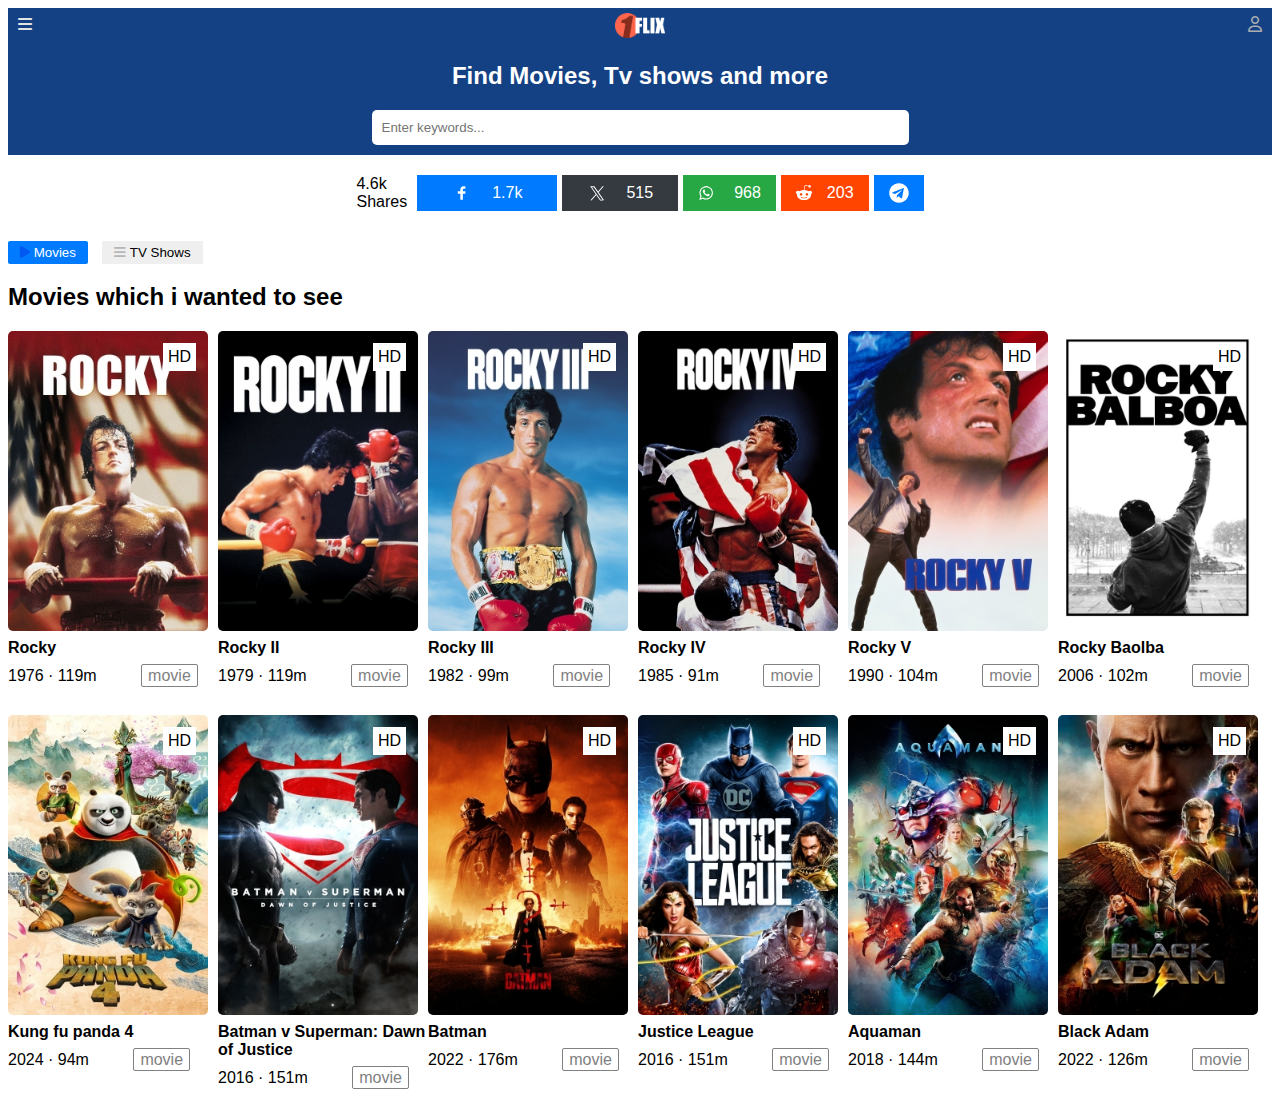
<file: index.html>
<!DOCTYPE html>
    <html lang="en">
    <link rel="stylesheet" href="1flix.css">
    <link rel="stylesheet" href="https://cdnjs.cloudflare.com/ajax/libs/font-awesome/6.5.2/css/all.min.css">
    <head>
    <meta charset="UTF-8">
    <meta name="viewport" content="width=device-width, initial-scale=1.0">
    <title>1flix</title>
    </head>
    <body>
    <div>
    <div class="header">
    <div class="top-header">
    <div class="left-header">
    <div class="container-of-bar">
    <i class="fa-solid fa-bars" style="color: #e3e3e3; cursor: pointer;"></i>
    </div>
    </div>
    <div class="center-header">
    <div class="one-flix-2">
    <img class="one-flix" src="images/e4ca1fc10cda9cf762f7b51876dc917b.png" alt="">
    </div>
    </div>
    <div class="right-header">
    <div class="container-of-user">
    <i class="fa-regular fa-user" style="color: #aaadb1; cursor: pointer;"></i>
    </div>
    </div>



    </div>
    <div class="title">
    <h2>Find Movies, Tv shows and more</h2>
    </div>
    <div class="search-bar">
    <input class="search-bar-1" type="text" placeholder="Enter keywords..." id="">
    </div>
    </div>
    <div class="platform-container">
    <div class="platform">
    <div class="shares">4.6k <span>Shares</span></div>
    <div class="facebook">
    <img class="facebook-1" src="images/facebook.svg" alt=""> <span class="seven">1.7k</span>
    </div>
    <div class="twitter">
    <img class="twitter-1" src="images/twitter.svg" alt=""> <span class="five-fie">515</span>
    </div>
    <div class="whatsapp">
    <img class="whatsapp-1" src="images/whatsapp.svg" alt=""> <span class="five-fie">968</span>
    </div>
    <div class="reddit">
    <img class="reddit-1" src="images/reddit.svg" alt=""> <span class="five-fie">203</span>
    </div>

    <div class="telegram">
    <img class="telegram-1" src="images/telegram.svg" alt="">
    </div>
    </div>
    </div>
    <div class="button-container">
    <button class="movie-button">
    <i class="fa-solid fa-play" style="color: #0058f0;"></i> Movies
    </button>
    <button class="series-button">
    <i class="fa-solid fa-bars" style="color: #b7b7b8;"></i> TV Shows
    </button>

    <div>
    <h2>Movies which i wanted to see</h2>
    </div>

    </div>
    <div class="grid">
    <div class="movie-info">
    <a href="https://1flix.to/watch-movie/watch-rocky-19528.5297704">
    <div class="movie">
    <img class="movie-1" src="images/rocky-1.jpg">
    <div class="hd">HD</div>
    <div class="play-2">
    <i class="fa-solid fa-play" style="color: #2977ff;"></i>      
    </div>
    <div class="tooltip">
    Rocky
    </div>
    </div>
    </a>


    <div class="movie-name">
    Rocky 
    </div>
    <div class="stats">1976 &middot; 119m  <span class="box">movie</span></div>
    </div>

    <div class="movie-info">
    <a href="https://1flix.to/watch-movie/watch-rocky-ii-18883.5298880">
    <div class="movie">
    <img class="movie-1" src="images/rocky-2.jpg">
    <div class="hd">HD</div>
    <div class="play-2">
    <i class="fa-solid fa-play" style="color: #2977ff;"></i>      
    </div>
    <div class="tooltip">
    Rocky II
    </div>
    </div>
    </a>


    <div class="movie-name">
    Rocky II
    </div>
    <div class="stats">1979 &middot; 119m  <span class="box">movie</span></div>
    </div>

    <div class="movie-info">
    <a href="https://1flix.to/watch-movie/watch-rocky-iii-18990.5298703">
    <div class="movie">
    <img class="movie-1" src="images/rocky-3.jpg">
    <div class="hd">HD</div>
    <div class="play-2">
    <i class="fa-solid fa-play" style="color: #2977ff;"></i>      
    </div>
    <div class="tooltip">
    Rocky III
    </div>
    </div>
    </a>


    <div class="movie-name">
    Rocky III
    </div>
    <div class="stats">1982 &middot; 99m  <span class="box">movie</span></div>
    </div>

    <div class="movie-info">
    <a href="https://1flix.to/watch-movie/watch-rocky-iv-19157.5352181">
    <div class="movie">
    <img class="movie-1" src="images/rocky-4.jpg">
    <div class="hd">HD</div>
    <div class="play-2">
    <i class="fa-solid fa-play" style="color: #2977ff;"></i>      
    </div>
    <div class="tooltip">
    Rocky IV
    </div>
    </div>

    </a>

    <div class="movie-name">
    Rocky IV
    </div>
    <div class="stats">1985 &middot; 91m  <span class="box">movie</span></div>
    </div>

    <div class="movie-info">
    <a href="https://1flix.to/watch-movie/watch-rocky-v-18572.5349925">
    <div class="movie">
    <img class="movie-1" src="images/rocky-5.jpg">
    <div class="hd">HD</div>
    <div class="play-2">
    <i class="fa-solid fa-play" style="color: #2977ff;"></i>      
    </div>
    <div class="tooltip">
    Rocky V
    </div>
    </div>

    </a>

    <div class="movie-name">
    Rocky V
    </div>
    <div class="stats">1990 &middot; 104m  <span class="box">movie</span></div>
    </div>

    <div class="movie-info">
    <a href="https://1flix.to/watch-movie/watch-rocky-balboa-18786.5299039">
    <div class="movie">
    <img class="movie-1" src="images/rocky-6.jpg">
    <div class="hd">HD</div>
    <div class="play-2">
    <i class="fa-solid fa-play" style="color: #2977ff;"></i>      
    </div>
    <div class="tooltip">
    Rocky VI                  </div>
    </div>

    </a>

    <div class="movie-name">
    Rocky Baolba
    </div>
    <div class="stats">2006 &middot; 102m  <span class="box">movie</span></div>
    </div>

    <div class="movie-info">
    <a href="https://1flix.to/watch-movie/watch-kung-fu-panda-4-106963.10353301">
    <div class="movie">
    <img class="movie-1" src="images/kung-fu-panda-4.jpg">
    <div class="hd">HD</div>
    <div class="play-2">
    <i class="fa-solid fa-play" style="color: #2977ff;"></i>      
    </div>
    <div class="tooltip">
    Kung fu panda            
    </div>
    </div>
    </a>


    <div class="movie-name">
    Kung fu panda 4
    </div>
    <div class="stats">2024 &middot; 94m  <span class="box">movie</span></div>
    </div>

    <div class="movie-info">
    <a href="https://1flix.to/watch-movie/watch-batman-v-superman-dawn-of-justice-19747.5297320">
    <div class="movie">
    <img class="movie-1" src="images/batman-v-superman.jpg">
    <div class="hd">HD</div>
    <div class="play-2">
    <i class="fa-solid fa-play" style="color: #2977ff;"></i>      
    </div>
    <div class="tooltip">
    Batman v Superman           
    </div>
    </div>

    </a>

    <div class="movie-name">
    Batman v Superman: Dawn of Justice
    </div>
    <div class="stats">2016 &middot; 151m  <span class="box">movie</span></div>
    </div>

    <div class="movie-info">
    <a href="https://1flix.to/watch-movie/watch-the-batman-16076.8142442">
    <div class="movie">
    <img class="movie-1" src="images/batman.jpg">
    <div class="hd">HD</div>
    <div class="play-2">
    <i class="fa-solid fa-play" style="color: #2977ff;"></i>      
    </div>
    <div class="tooltip">
    Batman      
    </div>
    </div>

    </a>

    <div class="movie-name">
    Batman
    </div>
    <div class="stats">2022 &middot; 176m  <span class="box">movie</span></div>
    </div>

    <div class="movie-info">
    <a href="https://1flix.to/watch-movie/watch-justice-league-19763.4792387">
    <div class="movie">
    <img class="movie-1" src="images/justice-league.jpg">
    <div class="hd">HD</div>
    <div class="play-2">
      <i class="fa-solid fa-play" style="color: #2977ff;"></i>      
    </div>
    <div class="tooltip">
      Justice league        
    </div>
    </div>

    </a>

    <div class="movie-name">
    Justice League
    </div>
    <div class="stats">2016 &middot; 151m  <span class="box">movie</span></div>
    </div>

    <div class="movie-info">
      <a href="https://1flix.to/watch-movie/watch-aquaman-19837.5297155">
        <div class="movie">
          <img class="movie-1" src="images/aquaman.jpg">
          <div class="hd">HD</div>
          <div class="play-2">
            <i class="fa-solid fa-play" style="color: #2977ff;"></i>      
          </div>
          <div class="tooltip">
            Aquaman                            </div>
          </div>
      
      </a>

    <div class="movie-name">
      Aquaman
    </div>
    <div class="stats">2018 &middot; 144m  <span class="box">movie</span></div>
    </div>

    <div class="movie-info">
      <a href="https://1flix.to/watch-movie/watch-black-adam-82087.9064972">
        <div class="movie">
          <img class="movie-1" src="images/black-adam.jpg">
          <div class="hd">HD</div>
          <div class="play-2">
            <i class="fa-solid fa-play" style="color: #2977ff;"></i>      
          </div>
          <div class="tooltip">
            Black Adam
        </div>
        </div>
    
      </a>

      <div class="movie-name">
        Black Adam
      </div>
      <div class="stats">2022 &middot; 126m  <span class="box">movie</span></div>
    </div>
    









    </div>



    </div>
    </div>
    </body>
    </html>
</file>
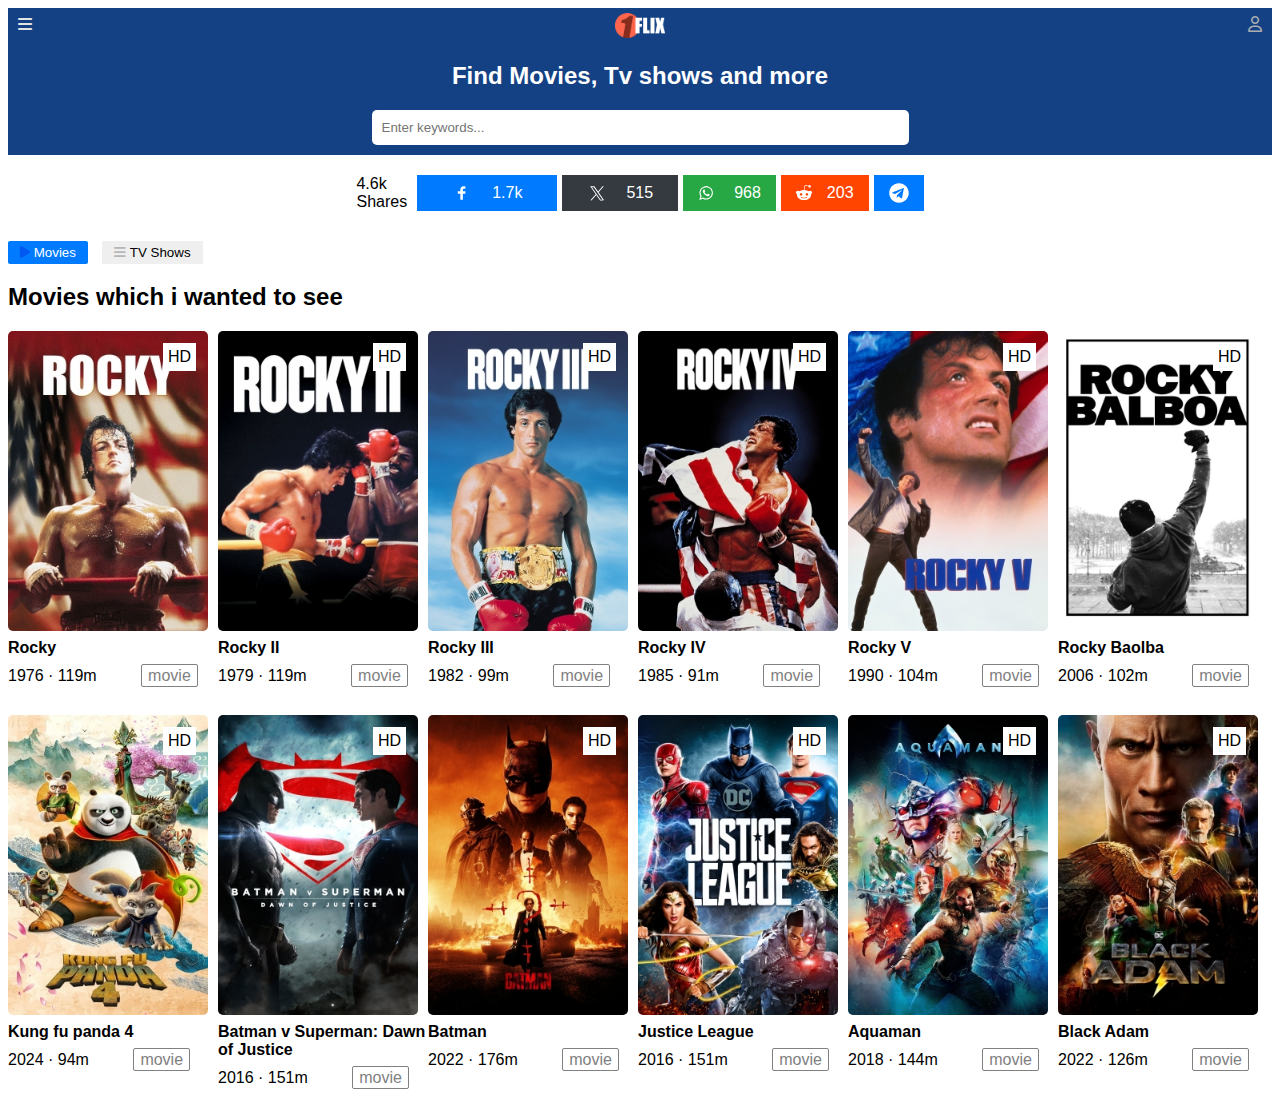
<file: 1flix.html>
<!DOCTYPE html>
    <html lang="en">
    <link rel="stylesheet" href="1flix.css">
    <link rel="stylesheet" href="https://cdnjs.cloudflare.com/ajax/libs/font-awesome/6.5.2/css/all.min.css">
    <head>
    <meta charset="UTF-8">
    <meta name="viewport" content="width=device-width, initial-scale=1.0">
    <title>1flix</title>
    </head>
    <body>
    <div>
    <div class="header">
    <div class="top-header">
    <div class="left-header">
    <div class="container-of-bar">
    <i class="fa-solid fa-bars" style="color: #e3e3e3; cursor: pointer;"></i>
    </div>
    </div>
    <div class="center-header">
    <div class="one-flix-2">
    <img class="one-flix" src="images/e4ca1fc10cda9cf762f7b51876dc917b.png" alt="">
    </div>
    </div>
    <div class="right-header">
    <div class="container-of-user">
    <i class="fa-regular fa-user" style="color: #aaadb1; cursor: pointer;"></i>
    </div>
    </div>



    </div>
    <div class="title">
    <h2>Find Movies, Tv shows and more</h2>
    </div>
    <div class="search-bar">
    <input class="search-bar-1" type="text" placeholder="Enter keywords..." id="">
    </div>
    </div>
    <div class="platform-container">
    <div class="platform">
    <div class="shares">4.6k <span>Shares</span></div>
    <div class="facebook">
    <img class="facebook-1" src="images/facebook.svg" alt=""> <span class="seven">1.7k</span>
    </div>
    <div class="twitter">
    <img class="twitter-1" src="images/twitter.svg" alt=""> <span class="five-fie">515</span>
    </div>
    <div class="whatsapp">
    <img class="whatsapp-1" src="images/whatsapp.svg" alt=""> <span class="five-fie">968</span>
    </div>
    <div class="reddit">
    <img class="reddit-1" src="images/reddit.svg" alt=""> <span class="five-fie">203</span>
    </div>

    <div class="telegram">
    <img class="telegram-1" src="images/telegram.svg" alt="">
    </div>
    </div>
    </div>
    <div class="button-container">
    <button class="movie-button">
    <i class="fa-solid fa-play" style="color: #0058f0;"></i> Movies
    </button>
    <button class="series-button">
    <i class="fa-solid fa-bars" style="color: #b7b7b8;"></i> TV Shows
    </button>

    <div>
    <h2>Movies which i wanted to see</h2>
    </div>

    </div>
    <div class="grid">
    <div class="movie-info">
    <a href="https://1flix.to/watch-movie/watch-rocky-19528.5297704">
    <div class="movie">
    <img class="movie-1" src="images/rocky-1.jpg">
    <div class="hd">HD</div>
    <div class="play-2">
    <i class="fa-solid fa-play" style="color: #2977ff;"></i>      
    </div>
    <div class="tooltip">
    Rocky
    </div>
    </div>
    </a>


    <div class="movie-name">
    Rocky 
    </div>
    <div class="stats">1976 &middot; 119m  <span class="box">movie</span></div>
    </div>

    <div class="movie-info">
    <a href="https://1flix.to/watch-movie/watch-rocky-ii-18883.5298880">
    <div class="movie">
    <img class="movie-1" src="images/rocky-2.jpg">
    <div class="hd">HD</div>
    <div class="play-2">
    <i class="fa-solid fa-play" style="color: #2977ff;"></i>      
    </div>
    <div class="tooltip">
    Rocky II
    </div>
    </div>
    </a>


    <div class="movie-name">
    Rocky II
    </div>
    <div class="stats">1979 &middot; 119m  <span class="box">movie</span></div>
    </div>

    <div class="movie-info">
    <a href="https://1flix.to/watch-movie/watch-rocky-iii-18990.5298703">
    <div class="movie">
    <img class="movie-1" src="images/rocky-3.jpg">
    <div class="hd">HD</div>
    <div class="play-2">
    <i class="fa-solid fa-play" style="color: #2977ff;"></i>      
    </div>
    <div class="tooltip">
    Rocky III
    </div>
    </div>
    </a>


    <div class="movie-name">
    Rocky III
    </div>
    <div class="stats">1982 &middot; 99m  <span class="box">movie</span></div>
    </div>

    <div class="movie-info">
    <a href="https://1flix.to/watch-movie/watch-rocky-iv-19157.5352181">
    <div class="movie">
    <img class="movie-1" src="images/rocky-4.jpg">
    <div class="hd">HD</div>
    <div class="play-2">
    <i class="fa-solid fa-play" style="color: #2977ff;"></i>      
    </div>
    <div class="tooltip">
    Rocky IV
    </div>
    </div>

    </a>

    <div class="movie-name">
    Rocky IV
    </div>
    <div class="stats">1985 &middot; 91m  <span class="box">movie</span></div>
    </div>

    <div class="movie-info">
    <a href="https://1flix.to/watch-movie/watch-rocky-v-18572.5349925">
    <div class="movie">
    <img class="movie-1" src="images/rocky-5.jpg">
    <div class="hd">HD</div>
    <div class="play-2">
    <i class="fa-solid fa-play" style="color: #2977ff;"></i>      
    </div>
    <div class="tooltip">
    Rocky V
    </div>
    </div>

    </a>

    <div class="movie-name">
    Rocky V
    </div>
    <div class="stats">1990 &middot; 104m  <span class="box">movie</span></div>
    </div>

    <div class="movie-info">
    <a href="https://1flix.to/watch-movie/watch-rocky-balboa-18786.5299039">
    <div class="movie">
    <img class="movie-1" src="images/rocky-6.jpg">
    <div class="hd">HD</div>
    <div class="play-2">
    <i class="fa-solid fa-play" style="color: #2977ff;"></i>      
    </div>
    <div class="tooltip">
    Rocky VI                  </div>
    </div>

    </a>

    <div class="movie-name">
    Rocky Baolba
    </div>
    <div class="stats">2006 &middot; 102m  <span class="box">movie</span></div>
    </div>

    <div class="movie-info">
    <a href="https://1flix.to/watch-movie/watch-kung-fu-panda-4-106963.10353301">
    <div class="movie">
    <img class="movie-1" src="images/kung-fu-panda-4.jpg">
    <div class="hd">HD</div>
    <div class="play-2">
    <i class="fa-solid fa-play" style="color: #2977ff;"></i>      
    </div>
    <div class="tooltip">
    Kung fu panda            
    </div>
    </div>
    </a>


    <div class="movie-name">
    Kung fu panda 4
    </div>
    <div class="stats">2024 &middot; 94m  <span class="box">movie</span></div>
    </div>

    <div class="movie-info">
    <a href="https://1flix.to/watch-movie/watch-batman-v-superman-dawn-of-justice-19747.5297320">
    <div class="movie">
    <img class="movie-1" src="images/batman-v-superman.jpg">
    <div class="hd">HD</div>
    <div class="play-2">
    <i class="fa-solid fa-play" style="color: #2977ff;"></i>      
    </div>
    <div class="tooltip">
    Batman v Superman           
    </div>
    </div>

    </a>

    <div class="movie-name">
    Batman v Superman: Dawn of Justice
    </div>
    <div class="stats">2016 &middot; 151m  <span class="box">movie</span></div>
    </div>

    <div class="movie-info">
    <a href="https://1flix.to/watch-movie/watch-the-batman-16076.8142442">
    <div class="movie">
    <img class="movie-1" src="images/batman.jpg">
    <div class="hd">HD</div>
    <div class="play-2">
    <i class="fa-solid fa-play" style="color: #2977ff;"></i>      
    </div>
    <div class="tooltip">
    Batman      
    </div>
    </div>

    </a>

    <div class="movie-name">
    Batman
    </div>
    <div class="stats">2022 &middot; 176m  <span class="box">movie</span></div>
    </div>

    <div class="movie-info">
    <a href="https://1flix.to/watch-movie/watch-justice-league-19763.4792387">
    <div class="movie">
    <img class="movie-1" src="images/justice-league.jpg">
    <div class="hd">HD</div>
    <div class="play-2">
      <i class="fa-solid fa-play" style="color: #2977ff;"></i>      
    </div>
    <div class="tooltip">
      Justice league        
    </div>
    </div>

    </a>

    <div class="movie-name">
    Justice League
    </div>
    <div class="stats">2016 &middot; 151m  <span class="box">movie</span></div>
    </div>

    <div class="movie-info">
      <a href="https://1flix.to/watch-movie/watch-aquaman-19837.5297155">
        <div class="movie">
          <img class="movie-1" src="images/aquaman.jpg">
          <div class="hd">HD</div>
          <div class="play-2">
            <i class="fa-solid fa-play" style="color: #2977ff;"></i>      
          </div>
          <div class="tooltip">
            Aquaman                            </div>
          </div>
      
      </a>

    <div class="movie-name">
      Aquaman
    </div>
    <div class="stats">2018 &middot; 144m  <span class="box">movie</span></div>
    </div>

    <div class="movie-info">
      <a href="https://1flix.to/watch-movie/watch-black-adam-82087.9064972">
        <div class="movie">
          <img class="movie-1" src="images/black-adam.jpg">
          <div class="hd">HD</div>
          <div class="play-2">
            <i class="fa-solid fa-play" style="color: #2977ff;"></i>      
          </div>
          <div class="tooltip">
            Black Adam
        </div>
        </div>
    
      </a>

      <div class="movie-name">
        Black Adam
      </div>
      <div class="stats">2022 &middot; 126m  <span class="box">movie</span></div>
    </div>
    









    </div>



    </div>
    </div>
    </body>
    </html>
</file>
<file: 1flix.css>
body{
  font-family: Arial;
}

.header{
  display: flex;
  justify-content: center;
  padding-bottom: 10px;
  flex-direction: column;
background-color: #144184;
}

.top-header{
  display: flex;
  justify-content: space-between;
  align-items: center;
}

.title{
  display: flex;
  justify-content: center;
  align-items: center;
  font-family: Arial;
  color: white;
  font-weight: 400;
}

.container-of-bar{
margin-left: 10px;
}

.one-flix-2{
  margin-top: 5px;

}

.one-flix{
  width: 50px;
  cursor: pointer;
}

.container-of-user{
  margin-right: 10px;
 
}

.search-bar{
  display: flex;
  align-items: center;
  justify-content: center;
}

.search-bar-1{
  padding: 10px 350px 10px 10px;
  border-radius: 5px;
  border: none;
  flex-shrink: 0;
}

.platform-container{
  margin-top: 20px;
  display: flex;
  justify-content: center;
  align-items: center;

 
}

.platform{
  display: flex;
  justify-content: space-between;
  

  
}

.shares{
  margin-right: 10px;
}
span{
  display: block;
}

.twitter{
  background-color: #343a40;
  display: flex;
  justify-content: center;
  align-items: center;
  padding-left: 25px;
  padding-right: 25px;
  margin-left: 5px;
  cursor: pointer;
}

.twitter-1{
width: 20px;
border-radius: 10px;
margin-right: 19px;

}

.five-fie{
  color: white;
 
}

.whatsapp{
  background-color: #28a745;
  display: flex;
  justify-content: center;
  align-items: center;
  padding-left: 15px;
  padding-right: 15px;
  margin-left: 5px;
  cursor: pointer;
}

.whatsapp-1{
  margin-right: 20px;
}


.reddit{
  background-color: #ff4500;
  display: flex;
  justify-content: center;
  align-items: center;
  margin-left: 5px;
  padding-left: 15px;
  padding-right: 15px;
 cursor: pointer;
}

.reddit-1{
  margin-right: 15px;
}

.telegram{
  background-color: #007bff;
  display: flex;
  justify-content: center;
  align-items: center;
  margin-left: 5px;
  padding-left: 15px;
  padding-right: 15px;
  cursor: pointer;
}

.telegram-1{
  width: 20px;
}

.facebook-1{
  width: 20px;
  margin-right: 20px;
}

.seven{
  color: white;
}

.facebook{
  cursor: pointer;
  background-color: #007bff;
  display: flex;
  align-items: center;
  justify-content: space-between;
  padding-left: 35px;
  padding-right: 35px;
}

.button-container{
  margin-top: 30px;
}

.movie-button{
  background-color: #007bff;
  color: white;
  border: none;
  border-radius: 2px;
  padding: 4px 12px;
  margin-right: 10px;
  cursor: pointer;
}

.series-button{
  border: none;
  padding: 4px 12px;
  cursor: pointer;

}

.grid{
  margin-top: 20px;
  display: grid;
  grid-template-columns: 210px 210px 210px 210px 210px 210px;
  row-gap: 30px;
}

@media (max-width: 650px) {
  .grid{
    margin-top: 20px;
    display: grid;
    grid-template-columns: 210px 210px 210px;
    row-gap: 30px;
  }

}




@media (max-width: 500px) {
  .grid{
    margin-top: 20px;
    display: grid;
    grid-template-columns: 210px 210px ;
    row-gap: 30px;
  }
}



.movie{
  position: relative;
}

.movie-1{
  width: 200px;
  border-radius: 5px;
  cursor: pointer;
  position: relative;

}

.movie:hover{
  opacity: 0.8;
 }
 
 .movie:hover .play-2{
  opacity: 1;
 }

 .movie:hover .tooltip{
  opacity: 1;
 }

 .hd{
  position: absolute;
  top: 12px;
  right: 22px;
  border-style: solid;
  border-color: white;
  background-color: white;
  color: black;
  padding: 2px;
 }

 .play-2{
  position: absolute;
  top: 40%;
  left: 40%;  
  color: black;
  border-color:  #2977ff;;
  padding: 7px 10px;
  border-style: solid;
  border-width: 1px;
  border-radius: 53.5px;
  cursor: pointer;
  opacity: 0;

 }

 .tooltip{
  position: absolute;
  top: 45%;
  left: 10%;
  background-color: rgb(233, 231, 231);
  padding: 2px;
  border-radius: 1px;
  opacity: 0;
  color: black;
 }

.movie-name{
  margin-top: 4px;
  font-weight: 800;
  margin-bottom: 10px;
  cursor: pointer;
}





.box{
  display: inline;
  margin-left: 40px;
  border-style: solid;
  border-width: 1px;
  color: gray;
  padding: 2px 6px;
  border-radius: 2px;
}
</file>
